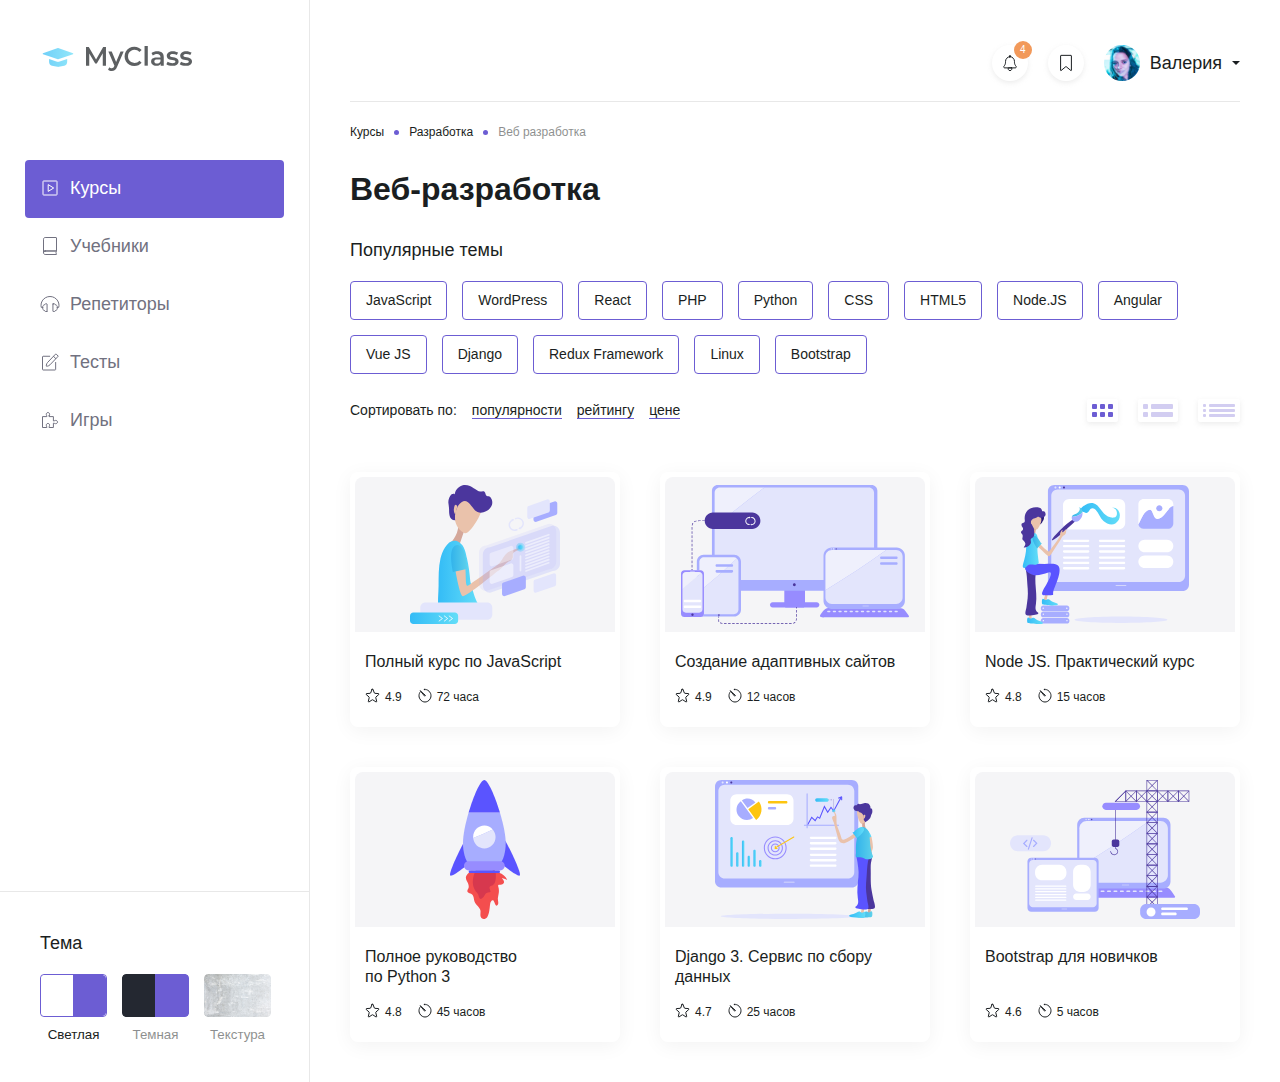
<file: 14 работа/index.html>
<!DOCTYPE html>

<html lang="ru">

  <head>
    <meta charset="utf-8">
    <meta name="viewport" content="width=device-width, initial-scale=1">
    <link rel="stylesheet" href="css/style.css">
    <title>Online образование с MyClass</title>
  </head>


  <body class="page container">
    <!--SVG Sprite-->
    <div style="display: none;">
      <svg>
        <symbol id="star">
          <path d="M7.05863 1.31256C7.2184 0.895814 7.7816 0.895815 7.94137 1.31256L9.35687 5.00488C9.4249 5.18235 9.58391 5.30336 9.76606 5.31629L13.5558 5.58547C13.9836 5.61585 14.1576 6.17693 13.8286 6.46487L10.9137 9.01603C10.7736 9.13865 10.7128 9.33445 10.7574 9.51991L11.6841 13.3786C11.7887 13.8141 11.333 14.1609 10.9699 13.9221L7.75289 11.8065C7.59827 11.7048 7.40173 11.7048 7.24711 11.8065L4.03006 13.9221C3.66696 14.1609 3.21132 13.8141 3.31592 13.3786L4.24263 9.51991C4.28717 9.33445 4.22644 9.13865 4.08634 9.01603L1.17138 6.46487C0.842371 6.17693 1.01641 5.61585 1.44416 5.58547L5.23394 5.31629C5.41609 5.30336 5.5751 5.18235 5.64313 5.00488L7.05863 1.31256Z" fill="none" stroke-linecap="square"/>
        </symbol>
        <symbol id="time">
          <path d="M2.8793 4.43847C2.74676 4.67203 2.62942 4.91634 2.52864 5.16999L2.45672 5.35101C1.84776 6.88371 1.84776 8.60584 2.45672 10.1385C3.06569 11.6713 4.23373 12.889 5.7039 13.5238C7.17407 14.1587 8.82593 14.1587 10.2961 13.5238C11.7663 12.889 12.9343 11.6713 13.5433 10.1385C14.1522 8.60584 14.1522 6.88371 13.5433 5.35101C12.9343 3.8183 11.7663 2.60057 10.2961 1.9657C10.0385 1.85447 9.77538 1.76273 9.50861 1.69048M7.50367 1.32179C7.55442 1.19406 7.65176 1.09258 7.77427 1.03968C7.89679 0.986774 8.03444 0.986774 8.15696 1.03968C8.27947 1.09258 8.37681 1.19406 8.42755 1.32179C8.4783 1.44951 8.4783 1.59302 8.42755 1.72075C8.37681 1.84848 8.27947 1.94995 8.15696 2.00286C8.03444 2.05576 7.89679 2.05576 7.77427 2.00286C7.65176 1.94995 7.55442 1.84848 7.50367 1.72075C7.45293 1.59302 7.45293 1.44951 7.50367 1.32179ZM3.40762 2.97006L8.19738 7.19534C8.31479 7.29891 8.38251 7.45112 8.38251 7.61146C8.38251 7.91251 8.14841 8.15657 7.85964 8.15657C7.70584 8.15657 7.55984 8.08597 7.46049 7.96357L3.40762 2.97006Z" fill="none" stroke-linecap="round" stroke-linejoin="round"/>
        </symbol>
      </svg>
    </div>


    <header class="main-header">
      <nav class="main-nav">
        <a class="main-header-logo" href="#">
          
          <svg class="logo" width="152" height="36" viewBox="0 0 152 36" fill="none">
            <path d="M62.7835 25.6713L62.7574 13.3701L56.754 23.5504H55.2401L49.2366 13.5292V25.6713H46V7.11347H48.7929L56.0492 19.4146L63.175 7.11347H65.9679L65.994 25.6713H62.7835Z"/>
            <path d="M83.667 11.5143L77.1415 26.8112C76.5325 28.3489 75.7929 29.427 74.9229 30.0456C74.0528 30.6819 73 31 71.7646 31C71.0685 31 70.3812 30.8851 69.7025 30.6554C69.0239 30.4256 68.467 30.1075 68.032 29.701L69.3371 27.2619C69.6503 27.5624 70.0157 27.801 70.4334 27.9777C70.8684 28.1545 71.3034 28.2428 71.7385 28.2428C72.3127 28.2428 72.7825 28.0926 73.148 27.7922C73.5308 27.4917 73.8788 26.988 74.192 26.281L74.4269 25.7243L68.3452 11.5143H71.7385L76.1236 21.9862L80.5348 11.5143H83.667Z"/>
            <path d="M94.349 25.9364C92.5044 25.9364 90.8339 25.5299 89.3374 24.7169C87.8583 23.8862 86.6924 22.7462 85.8398 21.2969C85.0045 19.8476 84.5869 18.2128 84.5869 16.3924C84.5869 14.5719 85.0132 12.9371 85.8659 11.4878C86.7185 10.0385 87.8844 8.90739 89.3635 8.09438C90.86 7.2637 92.5305 6.84836 94.3751 6.84836C95.8716 6.84836 97.2376 7.11347 98.4731 7.64369C99.7086 8.17391 100.753 8.94274 101.605 9.95016L99.4127 12.0445C98.0902 10.5953 96.4632 9.87063 94.5317 9.87063C93.2788 9.87063 92.1564 10.1534 91.1646 10.719C90.1727 11.2669 89.3983 12.0357 88.8415 13.0255C88.2846 14.0152 88.0062 15.1375 88.0062 16.3924C88.0062 17.6472 88.2846 18.7695 88.8415 19.7593C89.3983 20.749 90.1727 21.5267 91.1646 22.0923C92.1564 22.6402 93.2788 22.9141 94.5317 22.9141C96.4632 22.9141 98.0902 22.1806 99.4127 20.7137L101.605 22.8346C100.753 23.842 99.6999 24.6108 98.447 25.141C97.2115 25.6713 95.8455 25.9364 94.349 25.9364Z"/>
            <path d="M104.543 6H107.806V25.6713H104.543V6Z"/>
            <path d="M117.413 11.3552C119.467 11.3552 121.033 11.859 122.112 12.8664C123.208 13.8561 123.756 15.3584 123.756 17.3733V25.6713H120.676V23.948C120.276 24.5666 119.701 25.0438 118.953 25.3796C118.222 25.6978 117.335 25.8568 116.291 25.8568C115.247 25.8568 114.333 25.6801 113.55 25.3266C112.767 24.9555 112.158 24.4517 111.723 23.8155C111.305 23.1615 111.097 22.4281 111.097 21.6151C111.097 20.3425 111.558 19.3263 112.48 18.5663C113.42 17.7886 114.89 17.3998 116.891 17.3998H120.493V17.1877C120.493 16.1979 120.197 15.438 119.606 14.9077C119.032 14.3775 118.17 14.1124 117.022 14.1124C116.239 14.1124 115.464 14.2361 114.699 14.4836C113.95 14.731 113.315 15.0756 112.793 15.5175L111.514 13.105C112.245 12.5394 113.124 12.1064 114.15 11.8059C115.177 11.5055 116.265 11.3552 117.413 11.3552ZM116.969 23.4443C117.787 23.4443 118.509 23.2587 119.136 22.8876C119.78 22.4988 120.232 21.9509 120.493 21.2439V19.6002H117.126C115.247 19.6002 114.307 20.2276 114.307 21.4825C114.307 22.0834 114.542 22.5606 115.012 22.9141C115.482 23.2676 116.134 23.4443 116.969 23.4443Z"/>
            <path d="M132.25 25.8568C131.119 25.8568 130.014 25.7066 128.935 25.4062C127.856 25.1057 126.995 24.7257 126.351 24.2662L127.604 21.7476C128.23 22.1718 128.979 22.5164 129.849 22.7815C130.736 23.029 131.606 23.1527 132.459 23.1527C134.408 23.1527 135.382 22.6313 135.382 21.5885C135.382 21.0937 135.13 20.749 134.625 20.5546C134.138 20.3602 133.346 20.1746 132.25 19.9979C131.102 19.8211 130.162 19.6179 129.431 19.3881C128.718 19.1584 128.091 18.7607 127.552 18.1951C127.03 17.6119 126.769 16.8077 126.769 15.7826C126.769 14.4394 127.317 13.3701 128.413 12.5748C129.527 11.7618 131.023 11.3552 132.903 11.3552C133.86 11.3552 134.817 11.4701 135.774 11.6999C136.731 11.912 137.514 12.2036 138.123 12.5748L136.87 15.0933C135.687 14.3864 134.356 14.0329 132.877 14.0329C131.919 14.0329 131.189 14.1831 130.684 14.4836C130.197 14.7663 129.953 15.1463 129.953 15.6235C129.953 16.1538 130.214 16.5338 130.736 16.7635C131.276 16.9756 132.102 17.1789 133.216 17.3733C134.33 17.55 135.243 17.7533 135.957 17.983C136.67 18.2128 137.279 18.6016 137.784 19.1495C138.306 19.6974 138.567 20.4751 138.567 21.4825C138.567 22.8081 138.001 23.8685 136.87 24.6638C135.739 25.4592 134.199 25.8568 132.25 25.8568Z"/>
            <path d="M145.683 25.8568C144.552 25.8568 143.447 25.7066 142.368 25.4062C141.29 25.1057 140.428 24.7257 139.784 24.2662L141.037 21.7476C141.664 22.1718 142.412 22.5164 143.282 22.7815C144.169 23.029 145.04 23.1527 145.892 23.1527C147.841 23.1527 148.816 22.6313 148.816 21.5885C148.816 21.0937 148.563 20.749 148.059 20.5546C147.571 20.3602 146.78 20.1746 145.683 19.9979C144.535 19.8211 143.595 19.6179 142.864 19.3881C142.151 19.1584 141.524 18.7607 140.985 18.1951C140.463 17.6119 140.202 16.8077 140.202 15.7826C140.202 14.4394 140.75 13.3701 141.846 12.5748C142.96 11.7618 144.457 11.3552 146.336 11.3552C147.293 11.3552 148.25 11.4701 149.207 11.6999C150.164 11.912 150.947 12.2036 151.556 12.5748L150.303 15.0933C149.12 14.3864 147.789 14.0329 146.31 14.0329C145.353 14.0329 144.622 14.1831 144.117 14.4836C143.63 14.7663 143.386 15.1463 143.386 15.6235C143.386 16.1538 143.647 16.5338 144.169 16.7635C144.709 16.9756 145.535 17.1789 146.649 17.3733C147.763 17.55 148.676 17.7533 149.39 17.983C150.103 18.2128 150.712 18.6016 151.217 19.1495C151.739 19.6974 152 20.4751 152 21.4825C152 22.8081 151.434 23.8685 150.303 24.6638C149.172 25.4592 147.632 25.8568 145.683 25.8568Z"/>
            <path d="M8.2962 16.0265L17.8572 19.3536C17.95 19.3859 18.0504 19.3859 18.1432 19.3536L32.991 14.1867C33.4033 14.0433 33.4033 13.4345 32.991 13.2911L18.1432 8.12422C18.0504 8.09192 17.95 8.09192 17.8572 8.12422L3.00937 13.2911C2.59714 13.4345 2.59714 14.0433 3.00937 14.1867L8.2962 16.0265Z" fill="url(#paint0_linear)"/>
            <path d="M9.08895 21.972V19.039L17.0708 21.8166C17.6741 22.0265 18.3263 22.0265 18.9296 21.8166L27.1753 18.9472V21.972C27.1753 23.7721 25.9582 25.3219 24.2674 25.675L18.8415 26.8079C18.3732 26.9056 17.891 26.9056 17.4227 26.8079L11.9968 25.675C10.306 25.3219 9.08895 23.7721 9.08895 21.972Z" fill="url(#paint1_linear)"/>
            <defs>
            <linearGradient id="paint0_linear" x1="2.7002" y1="18" x2="33.3002" y2="18" gradientUnits="userSpaceOnUse">
            <stop stop-color="#34BCF6"/>
            <stop offset="1" stop-color="#63DDF8"/>
            </linearGradient>
            <linearGradient id="paint1_linear" x1="2.7002" y1="18" x2="33.3002" y2="18" gradientUnits="userSpaceOnUse">
            <stop stop-color="#34BCF6"/>
            <stop offset="1" stop-color="#63DDF8"/>
            </linearGradient>
            </defs>
          </svg>

        </a>
        <ul class="site-navigation">
          <li class="site-navigation-item">
            <a class="site-navigation-link site-navigation-link-active" href="#">
              <svg  width="20" height="20" viewBox="0 0 20 20">
                <path fill="none" stroke-miterlimit="10" d="M3.5,3h13C16.8,3,17,3.2,17,3.5v13c0,0.3-0.2,0.5-0.5,0.5h-13C3.2,17,3,16.8,3,16.5v-13C3,3.2,3.2,3,3.5,3z"/>
                <polygon fill="none" stroke-miterlimit="10" points="13.7,10 8.2,6.6 8.2,13.4 "/>
                </svg>
              <span>Курсы</span>
            </a>
          </li>
          <li class="site-navigation-item">
            <a class="site-navigation-link" href="#">
              <svg width="20" height="20" viewBox="0 0 20 20" fill="none">
                <path d="M5.125 14.9828C4.25025 14.9828 3.53694 15.7308 3.50139 16.668C3.50133 16.6695 3.5 16.6696 3.5 16.6681V3.25862C3.5 2.28736 4.22754 1.5 5.125 1.5H16.2347C16.3812 1.5 16.5 1.62855 16.5 1.78712V14.9095C16.5 14.95 16.4697 14.9828 16.4323 14.9828H5.125ZM5.125 14.9828C4.22754 14.9828 3.5 15.7701 3.5 16.7414C3.5 17.7126 4.22754 18.5 5.125 18.5H16.4323C16.4697 18.5 16.5 18.4672 16.5 18.4267V18.2943C16.5 18.1268 16.4299 17.9707 16.3309 17.842C16.0982 17.5397 15.9583 17.1509 15.9583 16.7267C15.9583 16.3026 16.0982 15.9138 16.3309 15.6115C16.4299 15.4827 16.5 15.3266 16.5 15.1591V15.0011C16.5 14.991 16.4924 14.9828 16.4831 14.9828H5.125Z" stroke-linecap="round" stroke-linejoin="round"/>
                </svg>
              <span>Учебники</span>
            </a>
          </li>
          <li class="site-navigation-item">
            <a class="site-navigation-link" href="#">
              <svg width="20" height="20" viewBox="0 0 20 20" fill="none">
                <path d="M2.72771 13.5813L1.22964 13.3358C1.07866 12.6917 1 12.0257 1 11.3487C1 8.18737 2.71539 5.26617 5.5 3.6855C8.28461 2.10483 11.7154 2.10483 14.5 3.6855C17.2846 5.26617 19 8.18737 19 11.3487C19 12.0129 18.9243 12.6664 18.7789 13.2991L17.2719 13.5461M13.1662 9.83679C13.0317 9.83679 12.9226 9.94401 12.9226 10.0763V17.2605C12.9226 17.3928 13.0317 17.5 13.1662 17.5H14.6276C14.7621 17.5 14.8712 17.3928 14.8712 17.2605C14.8712 17.0665 14.9765 16.8872 15.1474 16.7902L16.6224 15.9529C17.0243 15.7247 17.2719 15.3031 17.2719 14.8468V12.49C17.2719 12.0337 17.0243 11.612 16.6224 11.3839L15.1474 10.5466C14.9765 10.4496 14.8712 10.2703 14.8712 10.0763C14.8712 9.94401 14.7621 9.83679 14.6276 9.83679H13.1662ZM6.83338 17.5C6.9679 17.5 7.07695 17.3928 7.07695 17.2605V10.0763C7.07695 9.94401 6.9679 9.83679 6.83338 9.83679H5.37196C5.23744 9.83679 5.12839 9.94401 5.12839 10.0763C5.12839 10.2703 5.0231 10.4496 4.85219 10.5466L3.3772 11.3839C2.97528 11.612 2.72768 12.0337 2.72768 12.49V14.8468C2.72768 15.3031 2.97528 15.7247 3.3772 15.9529L4.85218 16.7902C5.0231 16.8872 5.12839 17.0665 5.12839 17.2605C5.12839 17.3928 5.23744 17.5 5.37196 17.5H6.83338Z" stroke-linecap="square"/>
                </svg>
              <span>Репетиторы</span>
            </a>
          </li>
          <li class="site-navigation-item">
            <a class="site-navigation-link" href="#">
              <svg width="20" height="20" viewBox="0 0 20 20" fill="none">
                <path d="M9.72976 4.26411H3.04771C2.74522 4.26411 2.5 4.52035 2.5 4.83643V17.4277C2.5 17.7438 2.74522 18 3.04771 18H15.0973C15.3998 18 15.645 17.7438 15.645 17.4277V10.4453M13.4941 4.28185L15.8166 6.7087M17.8398 3.7867L16.2907 2.16791C16.0764 1.94403 15.7291 1.94403 15.5148 2.16791L7.62099 10.4166C6.93621 11.1321 6.49758 12.0646 6.37365 13.0682L6.25497 14.0294C6.23756 14.1703 6.35245 14.2904 6.48734 14.2722L7.40714 14.1482C8.3676 14.0187 9.25994 13.5603 9.94472 12.8448L17.8398 4.59476C18.0534 4.37162 18.0534 4.00984 17.8398 3.7867Z" stroke-linecap="round" stroke-linejoin="round"/>
                </svg>
              <span>Тесты</span>
            </a>
          </li>
          <li class="site-navigation-item">
            <a class="site-navigation-link" href="#">
              <svg width="20" height="20" viewBox="0 0 20 20" fill="none">
                <path d="M9.32315 5.28836C9.18053 5.68809 9.03812 6.08721 9.03812 6.50263V6.60316H13.3969V10.9619H13.4976C13.913 10.9619 14.3121 10.8195 14.7118 10.6769C14.991 10.5773 15.2705 10.4776 15.556 10.4262C15.6516 10.409 15.7494 10.4001 15.8485 10.4001C16.4385 10.4001 16.9837 10.7149 17.2787 11.2259C17.5738 11.7368 17.5738 12.3664 17.2787 12.8773C16.9837 13.3883 16.4385 13.7031 15.8485 13.7031C15.7494 13.7031 15.6516 13.6942 15.556 13.677C15.2704 13.6256 14.9909 13.5259 14.7116 13.4263C14.3119 13.2836 13.9128 13.1412 13.4974 13.1412H13.3969V17.5H9.03812V17.3995C9.03812 16.9841 9.18053 16.585 9.32315 16.1852C9.42278 15.906 9.52251 15.6265 9.57389 15.3409C9.59109 15.2453 9.59997 15.1474 9.59997 15.0483C9.59997 14.4583 9.28521 13.9131 8.77424 13.6181C8.26327 13.3231 7.63374 13.3231 7.12277 13.6181C6.6118 13.9131 6.29704 14.4583 6.29704 15.0483C6.29704 15.1474 6.30591 15.2453 6.32311 15.3409C6.37448 15.6264 6.47419 15.9059 6.57379 16.1851C6.71638 16.5848 6.85875 16.9839 6.85875 17.3992V17.5H2.5V6.60316H6.85875V6.50234C6.85875 6.08698 6.71638 5.6879 6.57379 5.28821C6.47419 5.00903 6.37448 4.72954 6.32311 4.44399C6.30592 4.34839 6.29704 4.25056 6.29704 4.15146C6.29704 3.56145 6.6118 3.01626 7.12277 2.72125C7.63374 2.42625 8.26327 2.42625 8.77424 2.72125C9.28521 3.01626 9.59997 3.56145 9.59997 4.15146C9.59997 4.25057 9.59109 4.34841 9.57389 4.44401C9.52251 4.7296 9.42278 5.00913 9.32315 5.28836Z" stroke-linecap="round" stroke-linejoin="round"/>
                </svg>
              <span>Игры</span>
            </a>
          </li>
        </ul>
      </nav>
      <section class="settings">
        <h2>Тема</h2>
        <ul class="theme-list">
          <li class="theme-item">
            <button class="theme-button active theme-button-light" onclick="LightTheme()">
              <img src="img/theme-light-preview.png" width="67" height="43" alt="Белый и сиреневый цвета темы">
              <span>Светлая</span>
            </button>
          </li>
          <li class="theme-item">
            <button class="theme-button theme-button-dark" onclick="DarkTheme()">
              <img src="img/theme-dark-preview.png" width="67" height="43" alt="тёмный и сиреневый цвета темы">
              <span>Темная</span>
            </button>
          </li>
          <li class="theme-item">
              <button class="theme-button theme-button-texture" onclick="TextureTheme()">
              <img src="img/theme-texture-preview.png" width="67" height="43" alt="Серый камень">
              <span>Текстура</span>
            </button>
          </li>
        </ul>
      </section>
    </header>


    <main class="main-page">
      <div class="user-menu-wrapper">
        <ul class="user-menu">
          <li class="user-menu-item">
            <a class="user-menu-button user-menu-button-notification" href="#">
              <span class="notification-count">4</span>
              <svg width="18" height="18" viewBox="0 0 18 18" fill="none">
                <path d="M10.6395 13.8845C10.7557 14.1411 10.8188 14.4259 10.8188 14.7202C10.8188 15.4096 10.4722 16.0467 9.90952 16.3915C9.34683 16.7362 8.65356 16.7362 8.09087 16.3915C7.52818 16.0467 7.18154 15.4096 7.18154 14.7202C7.18154 14.4259 7.24471 14.1411 7.36088 13.8845H10.6395Z" stroke-linecap="round"/>
                <path d="M8.90239 2.74273C7.78848 2.74273 6.7202 3.21227 5.93255 4.04807L5.76785 4.22283C4.98019 5.05863 4.5377 6.19222 4.5377 7.37422V8.19262C4.5377 9.697 3.9745 11.1398 2.972 12.2035C2.79797 12.3882 2.7002 12.6387 2.7002 12.8998C2.7002 13.4437 3.11567 13.8845 3.62818 13.8845H14.3722C14.8847 13.8845 15.3002 13.4437 15.3002 12.8998C15.3002 12.6387 15.2024 12.3882 15.0284 12.2035C14.0259 11.1398 13.4627 9.697 13.4627 8.19262V7.37422C13.4627 6.19222 13.0202 5.05863 12.2325 4.22284L12.0678 4.04807C11.2802 3.21227 10.2119 2.74273 9.098 2.74273H8.90239Z" stroke-linecap="round"/>
                <path d="M8.60645 2.74273H9.39395C9.46643 2.74273 9.5252 2.68037 9.5252 2.60345V1.90709C9.5252 1.59942 9.29015 1.35 9.0002 1.35C8.71025 1.35 8.4752 1.59942 8.4752 1.90709V2.60345C8.4752 2.68037 8.53396 2.74273 8.60645 2.74273Z" stroke-linecap="round"/>
              </svg>
              <span class="visually-hidden">Уведомления</span>
            </a>
          </li>
          <li class="user-menu-item">
            <a class="user-menu-button user-menu-button-bookmark" href="#">
              <svg width="18" height="18" viewBox="0 0 18 18" fill="none">
                <path d="M3.6001 1.62772C3.6001 1.47434 3.72098 1.35 3.8701 1.35H14.1301C14.2792 1.35 14.4001 1.47434 14.4001 1.62772V16.3718C14.4001 16.6046 14.1382 16.7341 13.9614 16.5886L9.16877 12.6448C9.07016 12.5637 8.93004 12.5637 8.83143 12.6448L4.03877 16.5886C3.86198 16.7341 3.6001 16.6046 3.6001 16.3718V1.62772Z" stroke-linejoin="round"/>
              </svg>
              <span class="visually-hidden">Добавить в закладки</span>
            </a>
          </li>
        </ul>
        <a class="user-button" href="#">
          <img src="img/user.jpg" width="36" height="36" alt="">
          <span>Валерия</span>
        </a>
      </div>
      <ul class="breadcrumbs">
        <li class="breadcrumbs-item">
          <a href="#">Курсы</a>
        </li>
        <li class="breadcrumbs-item">
          <a href="#">Разработка</a>
        </li>
        <li class="breadcrumbs-item">
          <a href="#">Веб разработка</a>
        </li>
      </ul>
      <article class="main-article">
        <h1>Веб-разработка</h1>
        <section class="main-article-section">
          <h2>Популярные темы</h2>
          
          <ul class="hashtags">
            <li class="hashtag">
              <a href="#">JavaScript</a>
            </li>
            <li class="hashtag">
              <a href="#">WordPress</a>
            </li>
            <li class="hashtag">
              <a href="#">React</a>
            </li>
            <li class="hashtag">
              <a href="#">PHP</a>
            </li>
            <li class="hashtag">
              <a href="#">Python</a>
            </li>
            <li class="hashtag">
              <a href="#">CSS</a>
            </li>
            <li class="hashtag">
              <a href="#">HTML5</a>
            </li>
            <li class="hashtag">
              <a href="#">Node.JS</a>
            </li>
            <li class="hashtag">
              <a href="#">Angular</a>
            </li>
            <li class="hashtag">
              <a href="#">Vue JS</a>
            </li>
            <li class="hashtag">
              <a href="#">Django</a>
            </li>
            <li class="hashtag">
              <a href="#">Redux Framework</a>
            </li>
            <li class="hashtag">
              <a href="#">Linux</a>
            </li>
            <li class="hashtag">
              <a href="#">Bootstrap</a>
            </li>
          </ul>

        </section>
        <div class="controls">
          <p class="sort-title">Сортировать по:</p>
          <ul class="sort-list">
            <li class="sort-item">
              <a href="#">популярности</a>
            </li>
            <li class="sort-item">
              <a href="#">рейтингу</a>
            </li>
            <li class="sort-item">
              <a href="#">цене</a>
            </li>
          </ul>
          <ul class="card-view-buttons">
            <li class="card-view-item">
              <button class="card-view-button active tile" type="button" onclick="Cards()">
                <span class="visually-hidden">Плитка</span>
                <svg width="21" height="13" viewBox="0 0 21 13" fill="none">
                  <rect x="16" y="8" width="5" height="5" rx="1"/>
                  <rect x="8" y="8" width="5" height="5" rx="1"/>
                  <rect y="8" width="5" height="5" rx="1"/>
                  <rect x="16" width="5" height="5" rx="1"/>
                  <rect x="8" width="5" height="5" rx="1"/>
                  <rect width="5" height="5" rx="1"/>
                </svg>
              </button>
            </li>
            <li class="card-view-item">
              <button class="card-view-button standard" type="button" onclick="Cardss()">
                <span class="visually-hidden">Список</span>
                <svg width="30" height="13" viewBox="0 0 30 13" fill="none">
                  <rect x="8" y="8" width="22" height="5" rx="1"/>
                  <rect y="8" width="5" height="5" rx="1"/>
                  <rect x="8" width="22" height="5" rx="1"/>
                  <rect width="5" height="5" rx="1"/>
                </svg>
              </button>
            </li>
            <li class="card-view-item">
              <button class="card-view-button compact" type="button" onclick="Cardsss()">
                <span class="visually-hidden">Компактный список</span>
                <svg width="32" height="13" viewBox="0 0 32 13" fill="none">
                  <rect x="6" y="10" width="26" height="3" rx="1"/>
                  <rect y="10" width="3" height="3" rx="1"/>
                  <rect x="6" y="5" width="26" height="3" rx="1"/>
                  <rect y="5" width="3" height="3" rx="1"/>
                  <rect x="6" width="26" height="3" rx="1"/>
                  <rect width="3" height="3" rx="1"/>
                </svg>
              </button>
            </li>
          </ul>
        </div>
        <ul class="cards">
          <li class="cards-item">
            <article class="card">
              <div class="card-img-background">
                <img src="img/picture-1.svg" width="142" height="132" alt="Парень рисует таблицу">
              </div>
              <div class="card-content">
                <h2>
                  <a href="#">Полный курс по JavaScript</a>
                </h2>
                <p>Освой самый популярный язык программирования — JavaScript, и научись применять знания на практике</p>
                <dl class="card-meta-list">
                  <div class="card-meta card-meta-raiting">
                    <dt>
                      <span class="visually-hidden">Рейтинг</span>
                      <svg>
                        <use xlink:href="#star"></use>
                      </svg>
                    </dt>
                    <dd>4.9</dd>
                  </div>
                  <div class="card-meta card-meta-time">
                    <dt>
                      <span class="visually-hidden">Время прочтения</span>
                      <svg>
                        <use xlink:href="#time"></use>
                      </svg>
                    </dt>
                    <dd>72 часа</dd>
                  </div>
                </dl>
              </div>
            </article>
          </li>
          <li class="cards-item">
            <article class="card">
              <div class="card-img-background">
                <img src="img/picture-2.svg" width="196" height="119" alt="Компьютер, планшет, разные виды мобильных телефонов">
              </div>
              <div class="card-content">
                <h2>
                  <a href="#">Создание адаптивных сайтов</a>
                </h2>
                <p>Адаптивная верстка с нуля для начинающих на примере одностраничного сайта</p>
                <dl class="card-meta-list">
                  <div class="card-meta card-meta-raiting">
                    <dt>
                      <span class="visually-hidden">Рейтинг</span>
                      <svg>
                        <use xlink:href="#star"></use>
                      </svg>
                    </dt>
                    <dd>4.9</dd>
                  </div>
                  <div class="card-meta card-meta-time">
                    <dt>
                      <span class="visually-hidden">Время прочтения</span>
                      <svg>
                        <use xlink:href="#time"></use>
                      </svg>
                    </dt>
                    <dd>12 часов</dd>
                  </div>
                </dl>
              </div>
            </article>
          </li>
          <li class="cards-item">
            <article class="card">
              <div class="card-img-background">
                <img src="img/picture-5.svg" width="159" height="132" alt="Девушка рисует график">
              </div>
              <div class="card-content">
                <h2>
                  <a href="#">Node JS. Практический курс</a>
                </h2>
                <p>Полный гайд по созданию сайтов и приложений на серверном JavaScript, включая базы данных и создание API</p>
                <dl class="card-meta-list">
                  <div class="card-meta card-meta-raiting">
                    <dt>
                      <span class="visually-hidden">Рейтинг</span>
                      <svg>
                        <use xlink:href="#star"></use>
                      </svg>
                    </dt>
                    <dd>4.8</dd>
                  </div>
                  <div class="card-meta card-meta-time">
                    <dt>
                      <span class="visually-hidden">Время прочтения</span>
                      <svg>
                        <use xlink:href="#time"></use>
                      </svg>
                    </dt>
                    <dd>15 часов</dd>
                  </div>
                </dl>
              </div>
            </article>
          </li>
          <li class="cards-item">
            <article class="card">
              <div class="card-img-background">
                <img src="img/picture-6.svg" width="72" height="141" alt="Ракета">
              </div>
              <div class="card-content">
                <h2>
                  <a href="#">Полное руководство по Python 3</a>
                </h2>
                <p>Доступно и просто для новичков. Начните с основ и пройдите весь путь до создания собственных приложений</p>
                <dl class="card-meta-list">
                  <div class="card-meta card-meta-raiting">
                    <dt>
                      <span class="visually-hidden">Рейтинг</span>
                      <svg>
                        <use xlink:href="#star"></use>
                      </svg>
                    </dt>
                    <dd>4.8</dd>
                  </div>
                  <div class="card-meta card-meta-time">
                    <dt>
                      <span class="visually-hidden">Время прочтения</span>
                      <svg>
                        <use xlink:href="#time"></use>
                      </svg>
                    </dt>
                    <dd>45 часов</dd>
                  </div>
                </dl>
              </div>
            </article>
          </li>
          <li class="cards-item">
            <article class="card">
              <div class="card-img-background">
                <img src="img/picture-3.svg" width="142" height="124" alt="Парень изучает графики">
              </div>
              <div class="card-content">
                <h2>
                  <a href="#">Django 3. Сервис по сбору данных</a>
                </h2>
                <p>Полноценный сервис, построенный на Django 3. Сбор данных о вакансиях с открытых источников по заданным параметрам</p>
                <dl class="card-meta-list">
                  <div class="card-meta card-meta-raiting">
                    <dt>
                      <span class="visually-hidden">Рейтинг</span>
                      <svg>
                        <use xlink:href="#star"></use>
                      </svg>
                    </dt>
                    <dd>4.7</dd>
                  </div>
                  <div class="card-meta card-meta-time">
                    <dt>
                      <span class="visually-hidden">Время прочтения</span>
                      <svg>
                        <use xlink:href="#time"></use>
                      </svg>
                    </dt>
                    <dd>25 часов</dd>
                  </div>
                </dl>
              </div>
            </article>
          </li>

          <li class="cards-item">
            <article class="card">
              <div class="card-img-background">
                <img src="img/picture-4.svg" width="180" height="131" alt="Кран, ноутбук и планшет">
              </div>
              <div class="card-content">
                <h2>
                  <a href="#">Bootstrap для новичков</a>
                </h2>
                <p>Научитесь верстать сайты быстро и эффективно, благодаря применению готовых компонентов фреймворка</p>
                <dl class="card-meta-list">
                  <div class="card-meta card-meta-raiting">
                    <dt>
                      <span class="visually-hidden">Рейтинг</span>
                      <svg>
                        <use xlink:href="#star"></use>
                      </svg>
                    </dt>
                    <dd>4.6</dd>
                  </div>
                  <div class="card-meta card-meta-time">
                    <dt>
                      <span class="visually-hidden">Время прочтения</span>
                      <svg>
                        <use xlink:href="#time"></use>
                      </svg>
                    </dt>
                    <dd>5 часов</dd>
                  </div>
                </dl>
              </div>
            </article>
          </li>
          
        </ul>
      </article>
    </main>

    <script src="js/script.js"></script>

  </body>
</html>
</file>
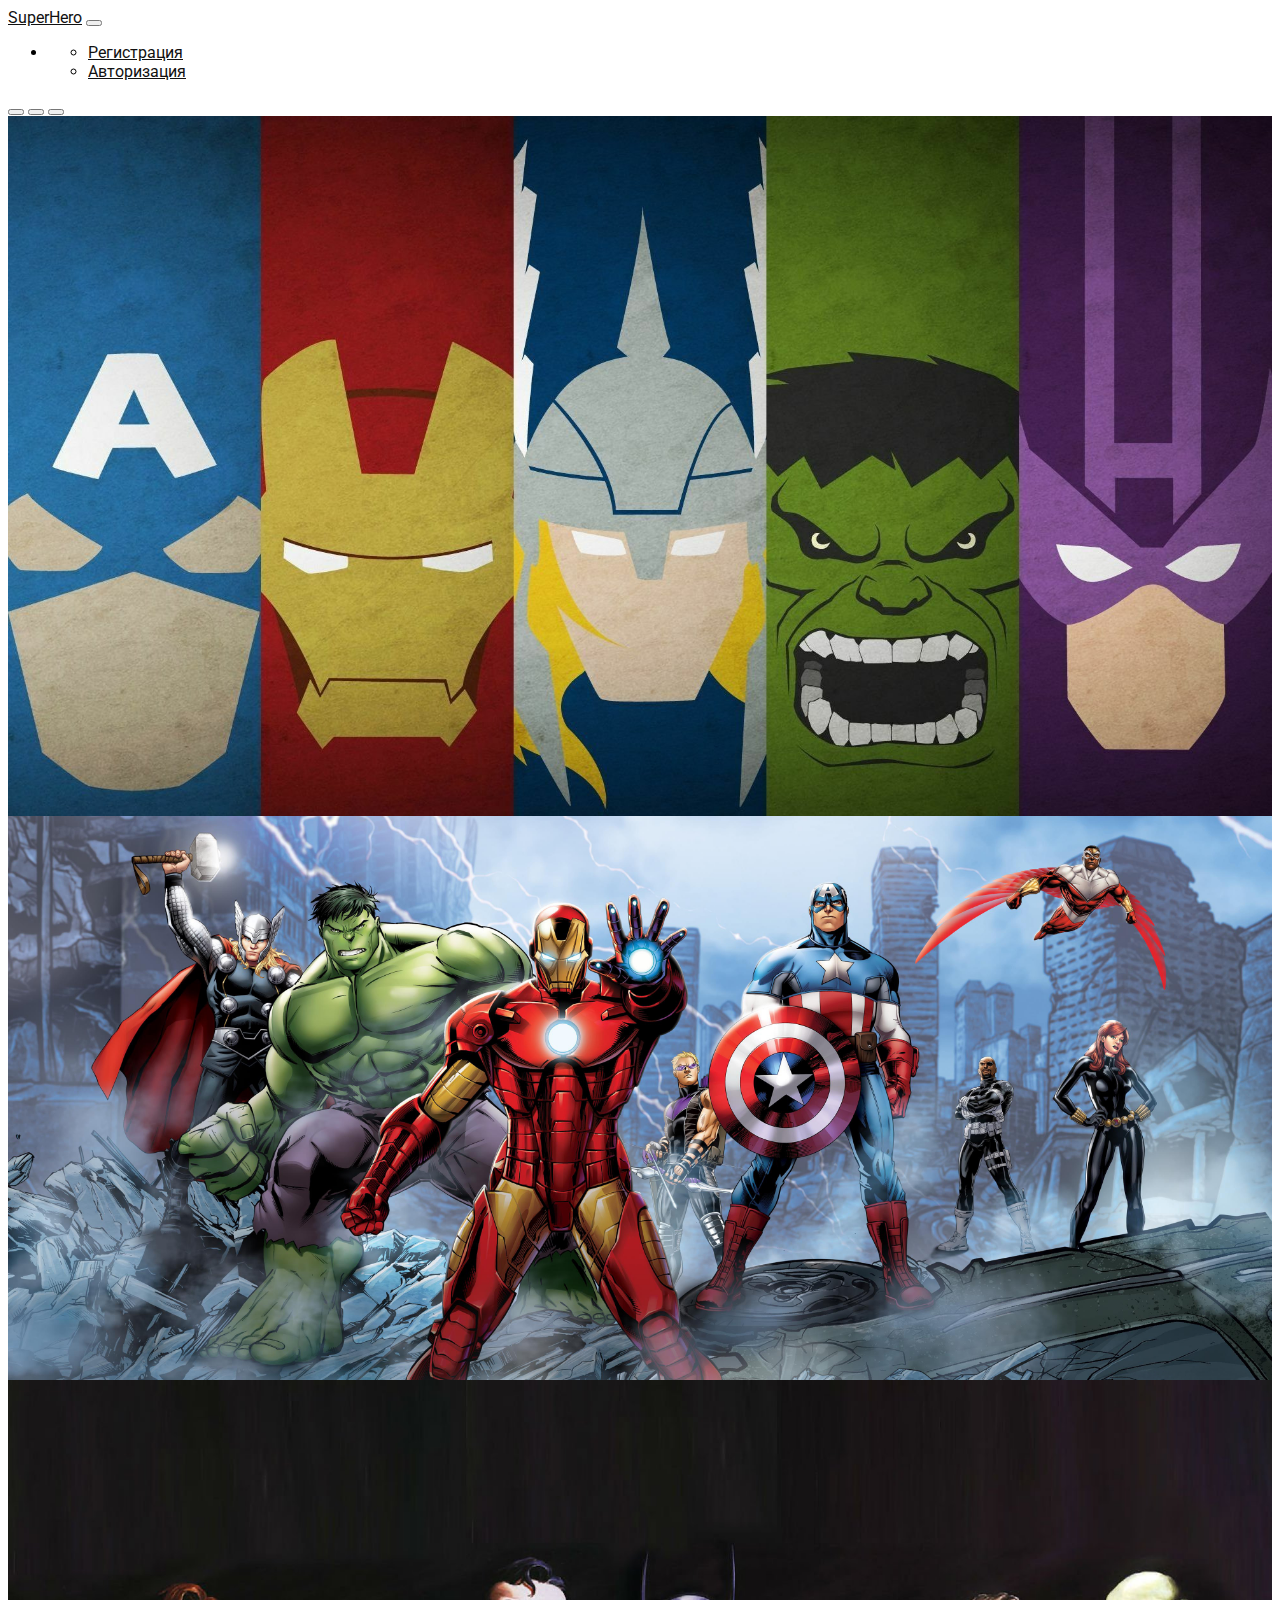
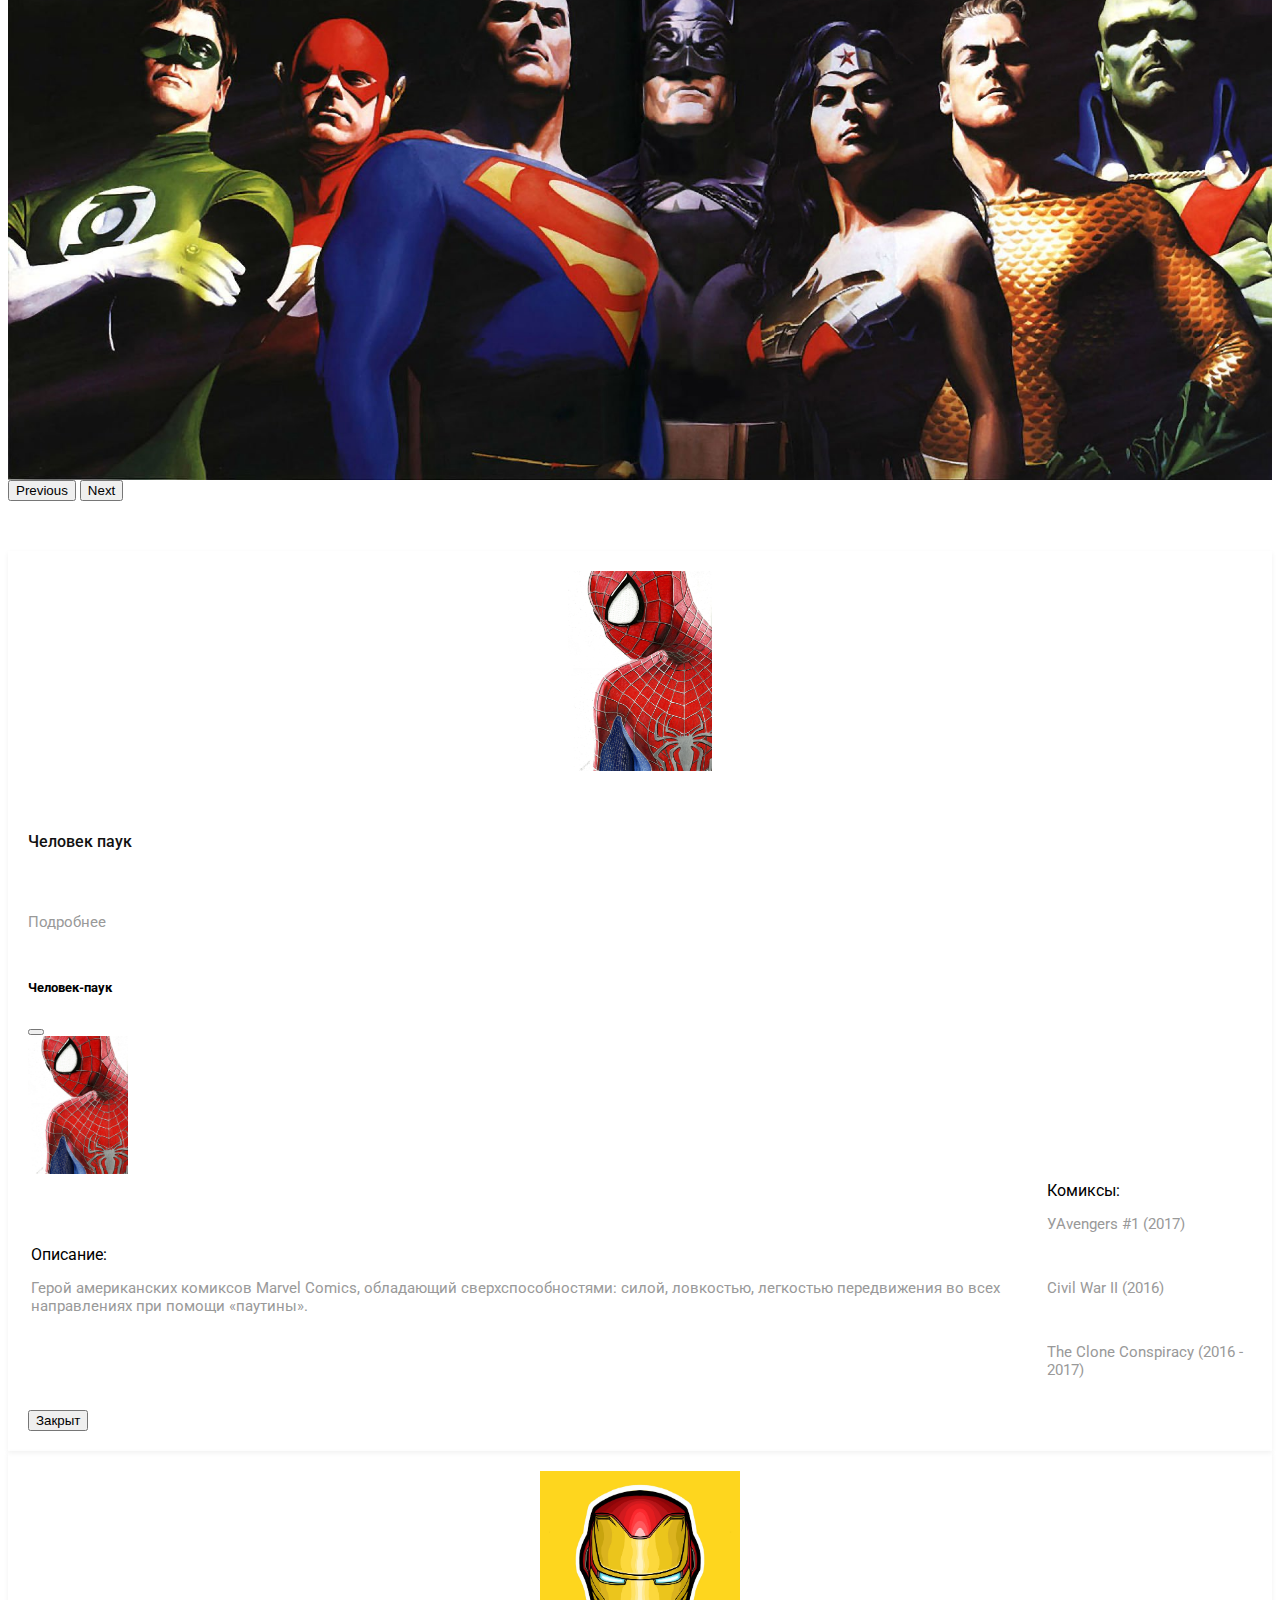
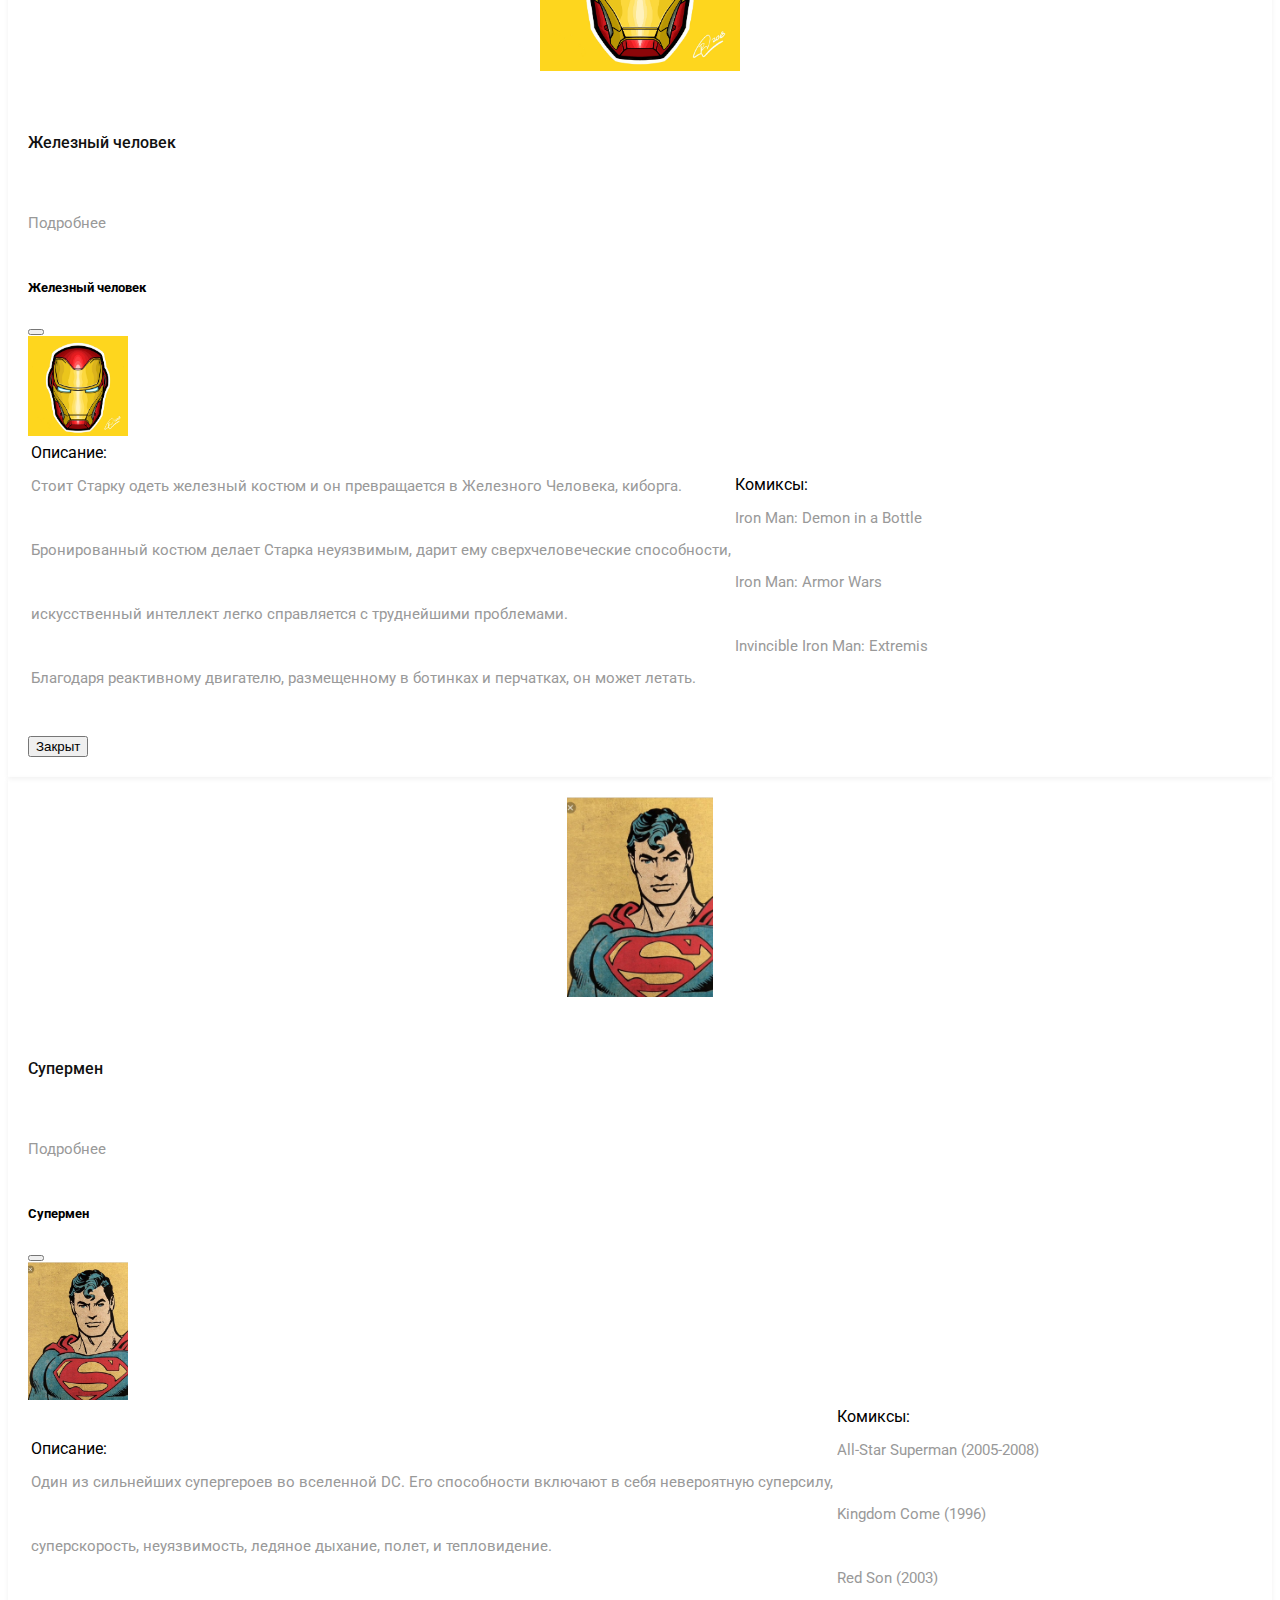
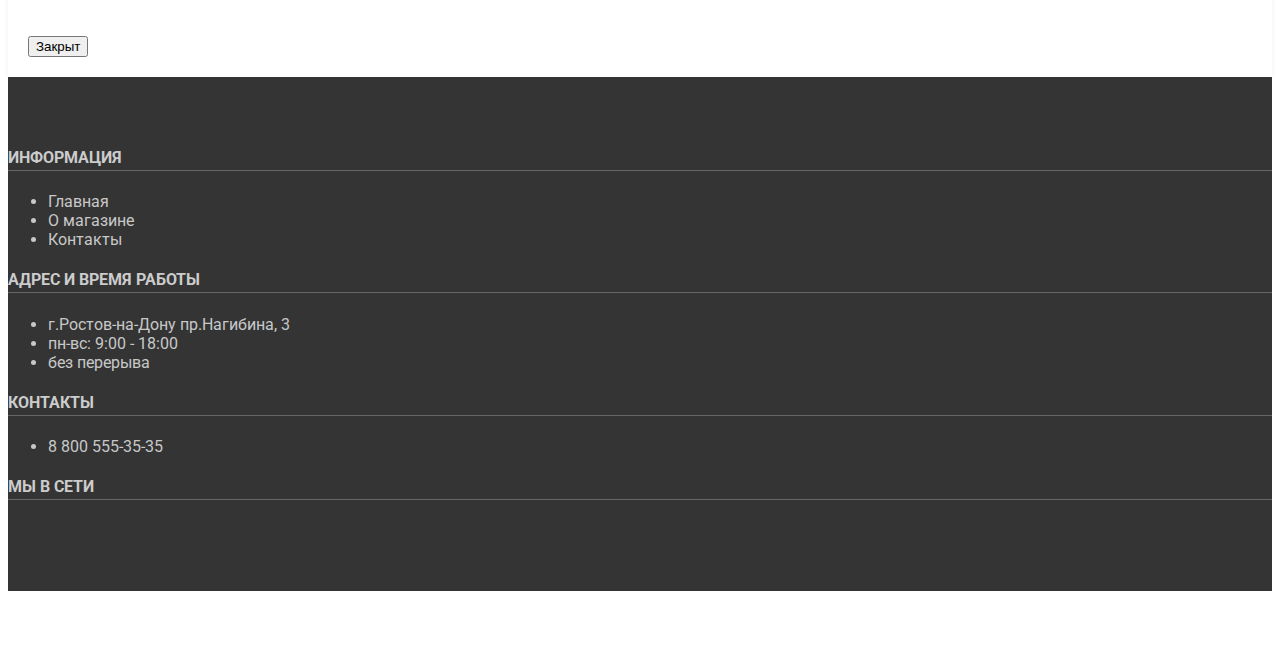
<file: Bootstrap/index.html>
<!doctype html>
<html lang="en">
<head>
	<meta charset="utf-8">
	<meta name="viewport" content="width=device-width, initial-scale=1">
	<link href="https://cdn.jsdelivr.net/npm/bootstrap@5.0.0-beta3/dist/css/bootstrap.min.css" rel="stylesheet" integrity="sha384-eOJMYsd53ii+scO/bJGFsiCZc+5NDVN2yr8+0RDqr0Ql0h+rP48ckxlpbzKgwra6" crossorigin="anonymous">
	<link rel="preconnect" href="https://fonts.gstatic.com">
	<link href="https://fonts.googleapis.com/css2?family=Roboto:wght@300;400;500;700&display=swap" rel="stylesheet">
	<link rel="stylesheet" href="https://use.fontawesome.com/releases/v5.15.3/css/all.css" integrity="sha384-SZXxX4whJ79/gErwcOYf+zWLeJdY/qpuqC4cAa9rOGUstPomtqpuNWT9wdPEn2fk" crossorigin="anonymous">
	<link rel="stylesheet" href="main.css">

	<title>Супергерои</title>
</head>
<body>


	<nav class="navbar navbar-expand-lg navbar-light">
		<div class="container-fluid">
			<a class="navbar-brand" href="#">SuperHero</a>
			<button class="navbar-toggler" type="button" data-bs-toggle="collapse" data-bs-target="#navbarSupportedContent" aria-controls="navbarSupportedContent" aria-expanded="false" aria-label="Toggle navigation">
				<span class="navbar-toggler-icon"></span>
			</button>

				<ul class="navbar-nav ms-auto mb-2 mb-lg-0">
					<li class="nav-item dropdown">
						<a class="nav-link dropdown-toggle" data-bs-toggle="dropdown" href="#"><i class="far fa-user"></i></a>
						<ul class="dropdown-menu" aria-labelledby="navbarDropdown">
							<li><a class="dropdown-item" href="#">Регистрация</a></li>
							<li><a class="dropdown-item" href="#">Авторизация</a></li>
						</ul>
					</li>
				</ul>
			</div>
		</div>
	</nav>

	<div class="container-fluid my-carousel">
		<div id="carouselExampleIndicators" class="carousel slide carousel-fade" data-bs-ride="carousel" data-bs-interval="5000">
			<div class="carousel-indicators">
				<button type="button" data-bs-target="#carouselExampleIndicators" data-bs-slide-to="0" class="active" aria-current="true" aria-label="Slide 1"></button>
				<button type="button" data-bs-target="#carouselExampleIndicators" data-bs-slide-to="1" aria-label="Slide 2"></button>
				<button type="button" data-bs-target="#carouselExampleIndicators" data-bs-slide-to="2" aria-label="Slide 3"></button>
			</div>
			<div class="carousel-inner">
				<div class="carousel-item active">
					<img src="img/1.jpg" class="d-block w-100" alt="...">
				</div>
				<div class="carousel-item">
					<img src="img/2.jpg" class="d-block w-100" alt="...">
				</div>
				<div class="carousel-item">
					<img src="img/3.jpg" class="d-block w-100" alt="...">
				</div>
			</div>
			<button class="carousel-control-prev" type="button" data-bs-target="#carouselExampleIndicators" data-bs-slide="prev">
				<span class="carousel-control-prev-icon" aria-hidden="true"></span>
				<span class="visually-hidden">Previous</span>
			</button>
			<button class="carousel-control-next" type="button" data-bs-target="#carouselExampleIndicators" data-bs-slide="next">
				<span class="carousel-control-next-icon" aria-hidden="true"></span>
				<span class="visually-hidden">Next</span>
			</button>
		</div>
	</div>

	<section class="main-content">
		<div class="container">
			<div class="row">
				<div class="col-lg-4 col-sm-6 mb-3">
					<div class="product-card">
						<div class="product-thumb">
							<a href="#"><img src="img/products/человек-паук.jpg" alt=""></a>
						</div>
						<div class="product-details">
							<h4><a href="#">Человек паук</a></h4>

							<a class="nav-item">
								<a class="nav-link" data-bs-toggle="modal" data-bs-target="#modal-cart">
									<p>Подробнее</p>
								</a>
								
								<div class="modal fade" id="modal-cart" tabindex="-1" aria-labelledby="exampleModalLabel" aria-hidden="true">
									<div class="modal-dialog modal-xl">
										<div class="modal-content">
											<div class="modal-header bg-secondary text-white">
												<h5 class="modal-title" id="exampleModalLabel">Человек-паук</h5>
												<button type="button" class="btn-close" data-bs-dismiss="modal" aria-label="Close"></button>
											</div>
											
											<div class="modal-body">
												<table class="table">
													<tbody>
														<tr>
															<a><img src="img/products/человек-паук.jpg" alt=""></a>
															<td>Описание:<p>Герой американских комиксов Marvel Comics, обладающий сверхспособностями: силой, ловкостью, легкостью передвижения во всех направлениях при помощи «паутины».</p></td>
															<td>Комиксы:<p>УAvengers #1 (2017)</p><p>Civil War II (2016)</p><p>The Clone Conspiracy (2016 - 2017)</p></td>
														</tr>
													</tbody>
												</table>
											</div>
											<div class="modal-footer">
												<button type="button" class="btn btn-secondary" data-bs-dismiss="modal">Закрыт</button>
											</div>
										</div>
									</div>
								</div>
							</a>

						</div>
					</div>
				</div>

				<div class="col-lg-4 col-sm-6 mb-3">
					<div class="product-card">
						<div class="product-thumb">
							<a href="#"><img src="img/products/Железный-человек.jpg" alt=""></a>
						</div>
						<div class="product-details">
							<h4><a href="#">Железный человек</a></h4>

							<a class="nav-item">
								<a class="nav-link" data-bs-toggle="modal" data-bs-target="#modal-cart1">
									<p>Подробнее</p>
								</a>
								
								<div class="modal fade" id="modal-cart1" tabindex="-1" aria-labelledby="exampleModalLabel" aria-hidden="true">
									<div class="modal-dialog modal-xl">
										<div class="modal-content">
											<div class="modal-header bg-secondary text-white">
												<h5 class="modal-title" id="exampleModalLabel">Железный человек</h5>
												<button type="button" class="btn-close" data-bs-dismiss="modal" aria-label="Close"></button>
											</div>
											
											<div class="modal-body">
												<table class="table">
													<tbody>
														<tr>
															<a><img src="img/products/Железный-человек.jpg" alt=""></a>
															<td>Описание:<p>Стоит Старку одеть железный костюм и он превращается в Железного Человека, киборга.</p> <p>Бронированный костюм делает Старка неуязвимым, дарит ему сверхчеловеческие способности, <p>искусственный интеллект легко справляется с труднейшими проблемами.</p> <p>Благодаря реактивному двигателю, размещенному в ботинках и перчатках, он может летать.</p></td>
															<td>Комиксы:<p>Iron Man: Demon in a Bottle</p><p>Iron Man: Armor Wars</p><p>Invincible Iron Man: Extremis</p></td>
														</tr>
													</tbody>
												</table>
											</div>
											<div class="modal-footer">
												<button type="button" class="btn btn-secondary" data-bs-dismiss="modal">Закрыт</button>
											</div>
										</div>
									</div>
								</div>
							</a>

						</div>
					</div>
				</div>

				<div class="col-lg-4 col-sm-6 mb-3">
					<div class="product-card">
						<div class="product-thumb">
							<a href="#"><img src="img/products/Супермен.jpg" alt=""></a>
						</div>
						<div class="product-details">
							<h4><a href="#">Супермен</a></h4>
							
							<a class="nav-item">
								<a class="nav-link" data-bs-toggle="modal" data-bs-target="#modal-cart2">
									<p>Подробнее</p>
								</a>
								
								<div class="modal fade" id="modal-cart2" tabindex="-1" aria-labelledby="exampleModalLabel" aria-hidden="true">
									<div class="modal-dialog modal-xl">
										<div class="modal-content">
											<div class="modal-header bg-secondary text-white">
												<h5 class="modal-title" id="exampleModalLabel">Супермен</h5>
												<button type="button" class="btn-close" data-bs-dismiss="modal" aria-label="Close"></button>
											</div>
											
											<div class="modal-body">
												<table class="table">
													<tbody>
														<tr>
															<a><img src="img/products/Супермен.jpg" alt=""></a>
															<td>Описание:<p>Один из сильнейших супергероев во вселенной DC. Его способности включают в себя невероятную суперсилу,</p> <p>суперскорость, неуязвимость, ледяное дыхание, полет, и тепловидение.</p></td>
															<td>Комиксы:<p>All-Star Superman (2005-2008)</p><p>Kingdom Come (1996)</p><p>Red Son (2003)</p></td>
														</tr>
													</tbody>
												</table>
											</div>
											<div class="modal-footer">
												<button type="button" class="btn btn-secondary" data-bs-dismiss="modal">Закрыт</button>
											</div>
										</div>
									</div>
								</div>
							</a>

						</div>
					</div>
				</div>

	<footer>
		<section class="footer">
			<div class="container">
				<div class="row">
					<div class="col-md-3 col-6">
						<h4>Информация</h4>
						<ul class="list-unstyled">
							<li><a href="#">Главная</a></li>
							<li><a href="#">О магазине</a></li>
							<li><a href="#">Контакты</a></li>
						</ul>
					</div>

					<div class="col-md-3 col-6">
						<h4>Адрес и время работы</h4>
						<ul class="list-unstyled">
							<li>г.Ростов-на-Дону пр.Нагибина, 3</li>
							<li>пн-вс: 9:00 - 18:00</li>
							<li>без перерыва</li>
						</ul>
					</div>

					<div class="col-md-3 col-6">
						<h4>Контакты</h4>
						<ul class="list-unstyled">
							<li><a href="tel:5551234567">8 800 555-35-35</a></li>
						</ul>
					</div>

					<div class="col-md-3 col-6">
						<h4>Мы в сети</h4>
						<div class="footer-icons">
							<a href="#"><i class="fab fa-facebook-f"></i></a>
							<a href="#"><i class="fab fa-youtube"></i></a>
							<a href="#"><i class="fab fa-instagram"></i></a>
						</div>
					</div>
				</div>
			</div>
		</section>
	</footer>

	<script src="https://cdn.jsdelivr.net/npm/bootstrap@5.0.0-beta3/dist/js/bootstrap.bundle.min.js" integrity="sha384-JEW9xMcG8R+pH31jmWH6WWP0WintQrMb4s7ZOdauHnUtxwoG2vI5DkLtS3qm9Ekf" crossorigin="anonymous"></script>
</body>
</html>
</file>
<file: 14 работа/css/style.css>
@font-face {
  font-family: "Montserrat";
  src: url("../fonts/Montserrat-Regular.woff2") format("woff2"),
    url("../fonts/Montserrat-Regular.woff") format("woff");
  font-weight: normal;
  font-style: normal;
}

@font-face {
  font-family: "Montserrat";
  src: url("../fonts/Montserrat-Medium.woff2") format("woff2"),
    url("../fonts/Montserrat-Medium.woff") format("woff");
  font-weight: 500;
  font-style: normal;
}

@font-face {
  font-family: "Montserrat";
  src: url("../fonts/Montserrat-Bold.woff2") format("woff2"),
    url("../fonts/Montserrat-Bold.woff") format("woff");
  font-weight: bold;
  font-style: normal;
}

:root {
  --color: #1a1e21;
  --side-color: #6c5dd3;
  --site-nav-color: #717180;
  --background: #ffffff;
  --border-color: rgba(26, 30, 33, 0.1);
  --user-menu-background-color: #ffffff;
  --user-menu-shadow-color: rgba(184, 184, 184, 0.25);
  --card-views-background-color: #ffffff;
  --card-views-box-shadow: rgba(184, 184, 184, 0.25);
  --card-background-color: #ffffff;
  --card-box-shadow-color: rgba(0, 0, 0, 0.05);
  --card-image-background-color: #f5f5f7;
  --notification-background-color: #f2995a;
}

:root[data-theme-name="dark"] {
  --color: #ffffff;
  --side-color: #6c5dd3;
  --site-nav-color: #9292a6;
  --background: #1e2227;
  --border-color: rgba(255, 255, 255, 0.2);
  --user-menu-background-color: #242831;
  --user-menu-shadow-color: rgba(0, 0, 0, 0.2);
  --card-views-background-color: #242831;
  --card-views-box-shadow: rgba(0, 0, 0, 0.2);
  --card-background-color: #242831;
  --card-box-shadow-color: rgba(0, 0, 0, 0.25);
  --card-image-background-color: #2f3440;
}

:root[data-theme-name="texture"] {
  --color: #031926;
  --side-color: #031926;
  --site-nav-color: #031926;
  --background: url("../img/pattern.png") top left;
  --border-color: rgba(3, 25, 38, 0.3);
  --notification-background-color: #031926;
  --card-box-shadow-color: rgba(0, 0, 0, 0.25);
}

body {
  margin: 0;
  font-family: "Montserrat", "Arial", sans-serif;
  font-size: 14px;
  line-height: 17px;
  color: var(--color);
  background: var(--background);
}

.visually-hidden {
  position: absolute;
  clip: rect(1px, 1px, 1px, 1px);
  padding: 0;
  border: 0;
  height: 1px;
  width: 1px;
  overflow: hidden;
}

.container {
  max-width: 1280px;
  margin: 0 auto;
}

.page {
  display: grid;
  grid-template-columns: 310px 1fr;
  min-height: 100vh;
}

.main-header {
  display: flex;
  flex-direction: column;
  border-right: 1px solid var(--border-color);
}

.main-header-logo {
  display: inline-block;
  padding-top: 40px;
  padding-left: 40px;
}

.main-header-logo:hover,
.main-header-logo:focus {
  opacity: 0.7;
}

.main-header-logo:active {
  opacity: 0.5;
}

.logo {
  fill: var(--color);
}

.site-navigation {
  list-style: none;
  padding: 0;
  margin: 80px 25px 0 25px;
}

.site-navigation-link {
  display: flex;
  align-items: center;
  padding: 17px 15px 19px 15px;
  font-weight: 500;
  font-size: 18px;
  line-height: 22px;
  color: var(--site-nav-color);
  text-decoration: none;
}

.site-navigation-link:hover,
.site-navigation-link:focus {
  opacity: 0.7;
}

.site-navigation-link:active {
  opacity: 0.5;
}

.site-navigation-link svg {
  margin-right: 10px;
  stroke: var(--site-nav-color);
}

.site-navigation-link-active {
  color: #ffffff;
  background-color: var(--side-color);
  border-radius: 4px;
}

.site-navigation-link-active svg {
  stroke: #ffffff;
}

.settings {
  margin-top: auto;
  padding: 40px 35px 40px 40px;
  border-top: 1px solid var(--border-color);
}

.settings h2 {
  margin: 0 0 20px 0;
  font-weight: 500;
  font-size: 18px;
  line-height: 22px;
  color: #1a1e21;
}

.theme-list {
  display: flex;
  flex-wrap: wrap;
  list-style: none;
  margin: 0;
  padding: 0;
}

.theme-item {
  margin-right: 15px;
}

.theme-item:last-child {
  margin-right: 0;
}

.theme-button {
  display: flex;
  flex-direction: column;
  align-items: center;
  padding: 0;
  font-family: inherit;
  color: inherit;
  border: none;
  background-color: transparent;
}

.theme-button:focus {
  outline: 1px dotted rgba(0, 0, 0, 0.5);
}

.theme-button img {
  border-radius: 4px;
}

.theme-button span {
  padding-top: 10px;
  opacity: 0.5;
}

.theme-button.active img {
  border: 1px solid var(--side-color);
  box-sizing: border-box;
}

.theme-button.active span {
  opacity: 1;
}

.main-page {
  padding: 40px;
}

.user-menu-wrapper {
  display: flex;
  padding-top: 5px;
  padding-bottom: 20px;
  border-bottom: 1px solid var(--border-color);
}

.user-menu {
  list-style: none;
  padding: 0;
  margin: 0 0 0 auto;
  display: flex;
  flex-wrap: wrap;
}

.user-menu-item {
  margin-right: 20px;
}

.user-menu-item:last-child {
  margin-right: 0;
}

.user-menu-button {
  display: flex;
  align-items: center;
  justify-content: center;
  width: 36px;
  height: 36px;
  text-decoration: none;
  background-color: var(--user-menu-background-color);
  box-shadow: 0 2px 5px var(--user-menu-shadow-color);
  border-radius: 50%;
  box-sizing: border-box;
}

.user-menu-button:hover,
.user-menu-button:focus {
  opacity: 0.7;
}

.user-menu-button:active {
  opacity: 0.5;
}

.user-menu-button svg {
  stroke: var(--color);
}

.user-menu-button-notification {
  position: relative;
}

.notification-count {
  position: absolute;
  top: -4px;
  right: -4px;
  min-width: 18px;
  min-height: 18px;
  box-sizing: border-box;
  font-weight: 500;
  font-size: 10px;
  line-height: 18px;
  color: #ffffff;
  text-align: center;
  background-color: var(--notification-background-color);
  border-radius: 50%;
}

.user-menu-button-svg {
  stroke: var(--color);
}

.user-button {
  display: flex;
  margin-left: 20px;
  align-items: center;
  font-weight: 500;
  font-size: 18px;
  line-height: 22px;
  color: inherit;
  text-decoration: none;
}

.user-button:hover,
.user-button:focus {
  opacity: 0.7;
}

.user-button:active {
  opacity: 0.5;
}

.user-button img {
  width: 36px;
  height: 36px;
  margin-right: 10px;
  border-radius: 50%;
}

.user-button::after {
  content: "";
  width: 0;
  height: 0;
  margin-left: 10px;
  border-top: 4px solid var(--color);
  border-right: 4px solid transparent;
  border-bottom: 0 solid transparent;
  border-left: 4px solid transparent;
}

.breadcrumbs {
  display: flex;
  flex-wrap: wrap;
  align-items: flex-start;
  padding: 0;
  margin: 23px 0 30px 0;
  list-style: none;
}

.breadcrumbs-item a {
  display: flex;
  align-items: center;
  font-weight: 500;
  font-size: 12px;
  line-height: 15px;
  color: inherit;
  text-decoration: none;
}

.breadcrumbs-item:last-child a {
  opacity: 0.5;
}

.breadcrumbs-item a:hover,
.breadcrumbs-item a:focus {
  opacity: 0.7;
}

.breadcrumbs-item a:active {
  opacity: 0.5;
}

.breadcrumbs-item:not(:last-child) a::after {
  content: "";
  width: 5px;
  height: 5px;
  margin-left: 10px;
  margin-right: 10px;
  border-radius: 50%;
  background-color: var(--side-color);
}

.main-article h1 {
  margin: 0 0 30px 0;
  font-size: 32px;
  line-height: 39px;
}

.main-article-section h2 {
  margin: 0 0 20px 0;
  font-weight: 500;
  font-size: 18px;
  line-height: 22px;
}

.hashtags {
  display: flex;
  align-items: flex-start;
  flex-wrap: wrap;
  margin: 0 0 10px 0;
  padding: 0;
  list-style: none;
}

.hashtag {
  margin-right: 15px;
  margin-bottom: 15px;
}

.hashtag:last-child {
  margin-right: 0;
}

.hashtag a {
  display: inline-block;
  color: inherit;
  text-decoration: none;
  padding: 10px 15px;
  font-size: 14px;
  line-height: 17px;
  border: 1px solid var(--side-color);
  border-radius: 4px;
  box-sizing: border-box;
}

.hashtag a:hover,
.hashtag a:focus {
  opacity: 0.7;
}

.hashtag a:active {
  opacity: 0.5;
}

.controls {
  display: flex;
  align-items: center;
  margin-bottom: 50px;
}

.sort-title {
  margin: 0 15px 0 0;
  font-size: 14px;
  line-height: 17px;
}

.sort-list {
  list-style: none;
  padding: 0;
  margin: 0;
  display: flex;
  flex-wrap: wrap;
}

.sort-item {
  margin-right: 15px;
}

.sort-item:last-child {
  margin-right: 0;
}

.sort-item a {
  font-weight: 500;
  font-size: 14px;
  line-height: 17px;
  color: inherit;
  text-decoration: none;
  border-bottom: 1px solid var(--side-color);
}

.sort-item a:hover,
.sort-item a:focus {
  opacity: 0.7;
}

.sort-item a:active {
  opacity: 0.5;
}

.card-view-buttons {
  list-style: none;
  padding: 0;
  margin: 0 0 0 auto;
  display: flex;
  flex-wrap: wrap;
}

.card-view-item {
  margin-right: 20px;
}

.card-view-item:last-child {
  margin-right: 0;
}

.card-view-button {
  display: flex;
  padding: 5px;
  background-color: var(--card-views-background-color);
  box-shadow: 0 2px 5px var(--card-views-box-shadow);
  border-radius: 2px;
  border: none;
}

.card-view-button:hover,
.card-view-button:focus {
  opacity: 0.7;
}

.card-view-button:active {
  opacity: 0.5;
}

.card-view-button svg {
  fill: var(--side-color);
  opacity: 0.3;
}

.card-view-button.active svg {
  opacity: 1;
}

.cards {
  display: grid;
  grid-template-columns: repeat(3, 270px);
  grid-gap: 40px;
  list-style: none;
  padding: 0;
  margin: 0;
}

.cards-item {
  display: flex;
}

.card {
  display: flex;
  flex-direction: column;
  width: 100%;
  padding: 5px;
  background-color: var(--card-background-color);
  border-radius: 8px;
  box-shadow: 0 4px 20px var(--card-box-shadow-color);
  box-sizing: border-box;
}

.card p {
  margin: 0;
  height: 1px;
  width: 1px;
  overflow: hidden;
}

.card-img-background {
  display: flex;
  justify-content: center;
  align-items: center;
  height: 155px;
  padding: 8px;
  background-color: var(--card-image-background-color);
  border-radius: 8px 8px 0 0;
  box-sizing: border-box;
}


.card-content {
  display: flex;
  flex-direction: column;
  padding: 20px 10px 15px;
  flex-grow: 1;
}

.card h2 {
  margin: 0 0 15px 0;
  font-weight: 500;
  font-size: 16px;
  line-height: 20px;
}

.card a {
  color: inherit;
  text-decoration: none;
}

.card a:hover,
.card a:focus {
  opacity: 0.7;
}

.card a:active {
  opacity: 0.5;
}

.card img {
  width: 100%;
  height: 100%;
  object-fit: contain;
}

.card-meta-list {
  display: flex;
  margin: auto 0 0 0;
}

.card-meta {
  display: flex;
  align-items: center;
  margin-right: 15px;
  font-size: 12px;
  line-height: 15px;
}

.card-meta:last-child {
  margin-right: 0;
}

.card-meta dd {
  margin: 0 0 0 5px;
}

.card-meta svg {
  width: 15px;
  height: 15px;
  stroke: var(--color);
}

.cards.standard {
  display: grid;
  grid-template-columns: 1fr;
  grid-gap: 30px;
}

.cards.standard .card {
  display: grid;
  grid-template-columns: 260px 1fr;
  grid-gap: 45px;
}

.cards.standard .card p {
  width: auto;
  height: auto;
  overflow: visible;
}

.cards.standard .card-img-background {
  height: 160px;
  border-radius: 8px;
}

.cards.standard .card-content {
  padding: 30px 0 20px;
  width: 545px;
  box-sizing: border-box;
}

.cards.standard .card h2 {
  margin-bottom: 10px;
}

.cards.compact {
  display: grid;
  grid-template-columns: 1fr;
  grid-gap: 30px;
}

.cards.compact .card {
  display: grid;
  grid-template-columns: 105px 1fr;
  grid-gap: 45px;
}

.cards.compact .card-img-background {
  height: 90px;
  border-radius: 8px;
}

.cards.compact .card-content {
  padding: 20px 0 15px;
  width: 545px;
  box-sizing: border-box;
}
</file>
<file: Bootstrap/main.css>
html {
	font-size: 16px;
}

body {
	font-family: 'Roboto', sans-serif;
	font-size: 16px;
	font-weight: 400;
	color: #000;
	background-color: #fff;
	min-width: 320px;
}

img {
	max-width: 100%;
	height: auto;
}

section {
	padding: 50px 0;
}

a {
	color: #111;
}

a:hover {
	color: #555;
}

.navbar-light .navbar-nav .nav-link {
	color: #111;
	font-weight: 500;
	text-transform: uppercase;
}

.navbar-nav .dropdown-menu {
	right: 0;
	left: auto;
}

.top-menu li a::after {
	content: '';
	display: block;
	width: 100%;
	background-color: #111;
	height: 1px;
	transition: all .3s;
	transform: scale(0);
}

.top-menu li a:hover::after {
	transform: scale(1);
}

.modal-body img {
	max-width: 100px;
}

.my-carousel {
	padding: 0;
}

.my-carousel .carousel-item {
	display: flex;
	max-height: 700px;
}

.my-carousel .carousel-item img {
	object-fit: cover;
}

.product-card {
	box-shadow: 0 2px 5px 0 rgba(0, 0, 0, 0.06);
	transition: all .3s;
}

.product-card:hover {
	box-shadow: 0 14px 30px -15px rgba(0, 0, 0, 0.75);
}

.product-thumb a {
	display: flex;
	align-items: center;
	justify-content: center;
	height: 200px;
	padding: 20px;
}

.product-thumb img {
	max-width: 100%;
	max-height: 100%;
}

.product-details {
	padding: 20px;
}

.product-details h4 a {
	font-weight: 500;
	display: block;
	height: 60px;
	overflow: hidden;
	text-decoration: none;
}

.product-details p {
	font-size: 15px;
	margin-bottom: 20px;
	color: #999;
	height: 44px;
	overflow: hidden;
}

.product-bottom-details {
	overflow: hidden;
	border-top: 1px solid #eee;
	padding-top: 20px;
}

.product-price {
	font-size: 18px;
	color: #ee6e73;
	font-weight: 600;
}

.product-price small {
	color: #ccc;
	font-weight: 400;
	text-decoration: line-through;
	margin-right: 5px;
}

.product-links a {
	font-size: 20px;
	margin-left: 10px;
}

.footer {
	background-color: #343434;
}

.footer h4 {
	color: #ccc;
	text-transform: uppercase;
	font-size: 16px;
	border-bottom: 1px solid #666;
	padding-bottom: 3px;
}

.footer a {
	text-decoration: none;
	transition: all .3s;
}

.footer a:hover {
	color: #fff;
	text-decoration: underline;
}

.footer a, .footer li {
	color: #c8c8c8;
}

.footer li a {
	display: block;
}

.footer-icons a {
	display: inline-block;
	margin-right: 15px;
	font-size: 20px;
}
</file>
